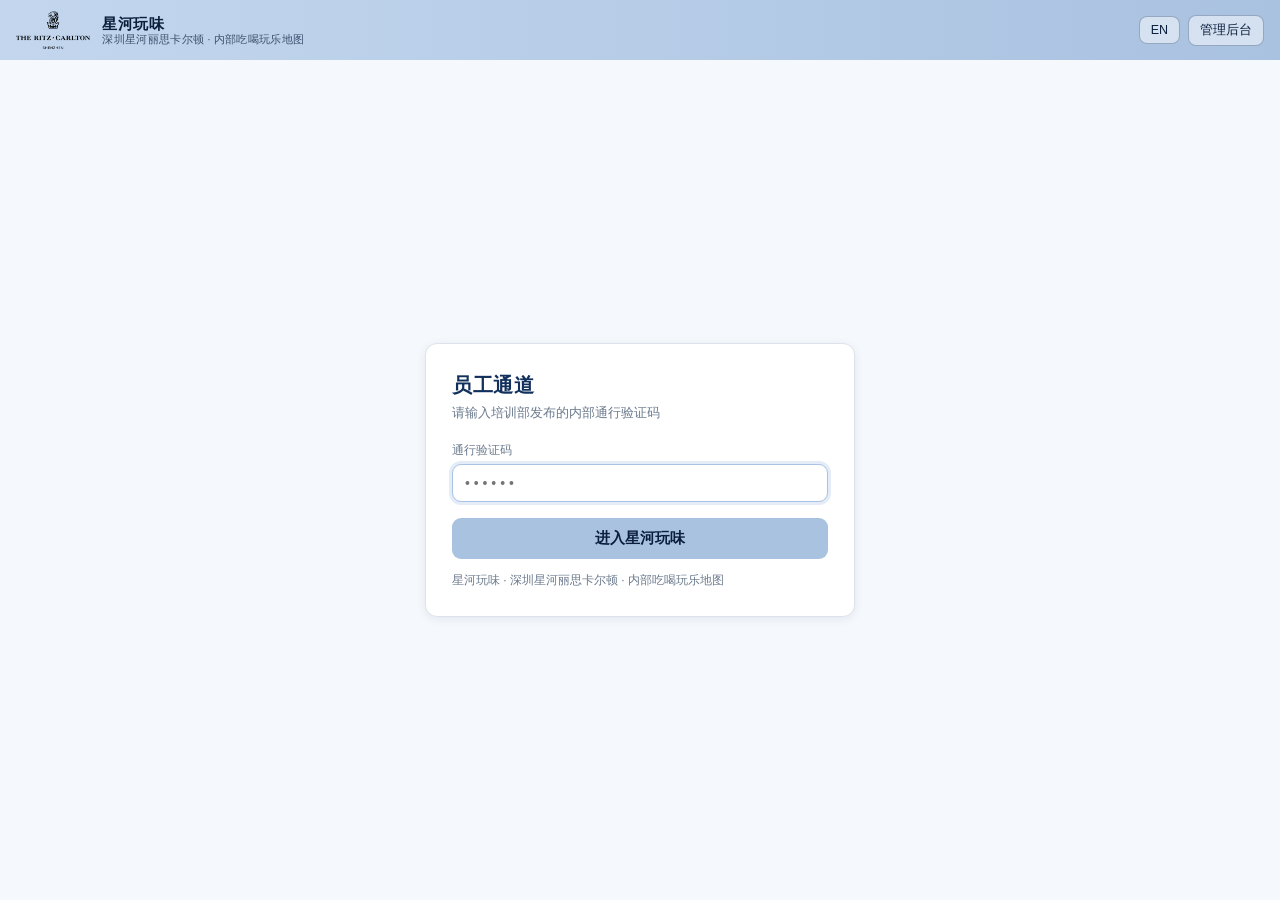
<file: galaxy/index.html>
<!DOCTYPE html>
<html lang="zh-CN">
<head>
<meta charset="utf-8" />
<meta name="viewport" content="width=device-width,initial-scale=1,maximum-scale=1,user-scalable=no,viewport-fit=cover" />
<meta name="theme-color" content="#C3D6EE" />
<title>星河玩味 · Galaxy Guide</title>
<link rel="icon" href="assets/img/logo_icon.png" type="image/png" />
<link rel="stylesheet" href="assets/css/app.css" />
</head>
<body>

<div class="brandbar">
  <img src="assets/img/logo.png" alt="深圳星河丽思卡尔顿酒店" />
  <div class="bt">
    <b id="brName">星河玩味</b>
    <span id="brTag">Galaxy Guide · 内部吃喝玩乐地图</span>
  </div>
  <div class="sp"></div>
  <div class="tool">
    <button class="ghostbtn" id="btnLang">EN</button>
    <button class="ghostbtn" id="btnAdmin">管理后台</button>
  </div>
</div>

<div id="bannerBox"></div>

<!-- 第一道门：通行验证码 -->
<div id="gate" class="centerwrap"></div>

<!-- 第二道门：员工登录 -->
<div id="login" class="centerwrap hidden"></div>

<!-- 主应用 -->
<div id="main" class="hidden">
  <div class="toolbar">
    <div class="searchwrap">
      <input id="q" placeholder="搜索店名 / 地址…" />
      <button class="clr" id="qclr">×</button>
    </div>
    <select class="sel" id="fDist"></select>
    <div class="grow"></div>
    <button class="ghostbtn" id="btnRank">🏆 排行榜</button>
    <button class="ghostbtn" id="btnAdd">＋ 推荐</button>
    <button class="ghostbtn" id="btnMine">👤</button>
  </div>
  <div class="chips" id="catChips"></div>
  <div class="mapstage">
    <div id="map"></div>
    <div class="mapmsg hidden" id="mapMsg"></div>
    <div class="mapbadge hidden" id="mapBadge"></div>
    <div class="legend" id="legend"></div>
    <div class="fabs">
      <button class="fab gold" id="fabAdd" title="推荐新店">＋</button>
      <button class="fab" id="fabRank" title="红黑榜">🏆</button>
    </div>
  </div>
</div>

<!-- 弹层 -->
<div class="sheetmask" id="mask"></div>
<div class="sheet" id="sheet">
  <header>
    <h3 id="sheetTitle"></h3>
    <button class="xbtn" id="sheetX">×</button>
  </header>
  <div class="body" id="sheetBody"></div>
  <div class="foot" id="sheetFoot"></div>
</div>

<div class="toast" id="ggToast"></div>

<script src="assets/js/core.js"></script>
<script src="assets/js/map.js"></script>
<script src="assets/js/auth.js"></script>
<script src="assets/js/app.js"></script>
<script>
(function () {
  var zh = GG.getLang() === 'zh';
  document.documentElement.lang = zh ? 'zh-CN' : 'en';
  document.title = zh ? '星河玩味 · Galaxy Guide' : 'Galaxy Guide · 星河玩味';
  document.getElementById('brName').textContent = zh ? GG.t('app') : GG.t('appEn');
  document.getElementById('brTag').textContent = zh ? GG.t('tagline') : GG.t('taglineEn');
  GG.probe().then(function () {
    return Auth.boot(App.boot);
  });
})();
</script>
</body>
</html>
</file>
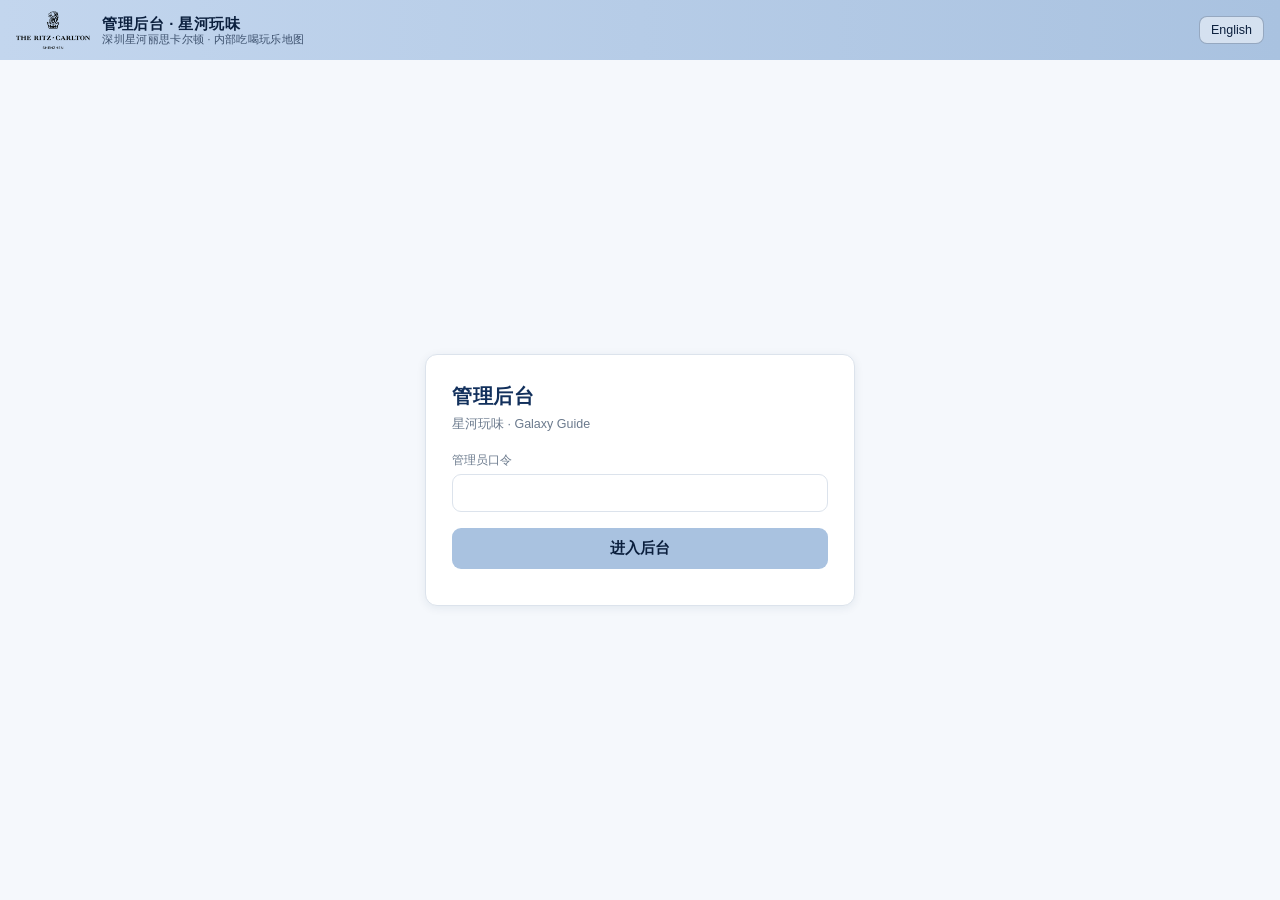
<file: galaxy/admin.html>
<!DOCTYPE html>
<html lang="zh-CN">
<head>
<meta charset="utf-8" />
<meta name="viewport" content="width=device-width,initial-scale=1,viewport-fit=cover" />
<meta name="theme-color" content="#C3D6EE" />
<meta name="robots" content="noindex,nofollow" />
<title>管理后台 · 星河玩味</title>
<link rel="icon" href="assets/img/logo_icon.png" type="image/png" />
<link rel="stylesheet" href="assets/css/app.css" />
</head>
<body>

<div class="brandbar">
  <img src="assets/img/logo.png" alt="深圳星河丽思卡尔顿酒店" />
  <div class="bt">
    <b id="brName">星河玩味 · 管理后台</b>
    <span id="brTag">Galaxy Guide · Admin Console</span>
  </div>
  <div class="sp"></div>
  <div class="tool"><button class="ghostbtn" id="admLang">EN</button></div>
</div>

<div id="admBanner"></div>

<div id="admLoginWrap" class="centerwrap">
  <div class="card">
    <h1 data-i18n="adminTitle">管理后台</h1>
    <p class="sub">星河玩味 · Galaxy Guide</p>
    <label class="fl" data-i18n="adminPwd">管理员口令</label>
    <input class="inp" id="admPwd" type="password" autocomplete="current-password" />
    <button class="btn blue" data-i18n="adminBtn" id="admGo">进入后台</button>
    <div class="err" id="admErr"></div>
  </div>
</div>

<div id="admMain" class="admwrap hidden">
  <nav class="admnav" id="admNav"></nav>
  <main class="admmain" id="admBody"></main>
</div>

<div class="toast" id="ggToast"></div>

<script src="assets/js/core.js"></script>
<script src="assets/js/admin.js"></script>
<script>
(function () {
  var zh = GG.getLang() === 'zh';
  document.documentElement.lang = zh ? 'zh-CN' : 'en';
  document.getElementById('brName').textContent = (zh ? GG.t('adminTitle') + ' · ' + GG.t('app') : 'Admin · ' + GG.t('appEn'));
  document.getElementById('brTag').textContent = zh ? GG.t('tagline') : GG.t('taglineEn');
  document.getElementById('admLang').textContent = GG.t('lang');
  Array.prototype.forEach.call(document.querySelectorAll('[data-i18n]'), function (el) {
    el.textContent = GG.t(el.getAttribute('data-i18n'));
  });
  Adm.boot();
})();
</script>
</body>
</html>
</file>
<file: galaxy/assets/css/app.css>
/* 星河玩味 · Galaxy Guide — Ritz-Carlton Shenzhen internal map */
:root{
  --ritz-blue:#C3D6EE;
  --ritz-blue-1:#DCE8F7;
  --ritz-blue-2:#A9C2E0;
  --navy:#12305C;
  --navy-2:#0B1F3D;
  --ink:#1F2A37;
  --muted:#6B7A8D;
  --line:#DCE3EC;
  --bg:#F5F8FC;
  --card:#FFFFFF;
  --gold:#C9A227;
  --gold-soft:#F6EBC8;
  --up:#E14B4B;      /* 中国习惯：好评/红榜用红 */
  --down:#4F7A5B;    /* 差评/灰榜用灰绿 */
  --grey:#9AA5B1;
  --ok:#219653;
  --warn:#F2994A;
  --danger:#EB5757;
  --shadow:0 2px 10px rgba(18,48,92,.08);
  --shadow-lg:0 10px 34px rgba(18,48,92,.16);
  --r:12px;
}
*{box-sizing:border-box}
html,body{margin:0;padding:0;height:100%}
body{
  font-family:"PingFang SC","Microsoft YaHei","Helvetica Neue",Helvetica,Arial,"Noto Sans SC",sans-serif;
  background:var(--bg);color:var(--ink);font-size:14px;line-height:1.5;-webkit-font-smoothing:antialiased;
}
button{font-family:inherit}
input,select,textarea{font-family:inherit;font-size:14px}
a{color:var(--navy);text-decoration:none}

/* ---------- brand ---------- */
.brandbar{
  height:60px;display:flex;align-items:center;gap:12px;padding:0 16px;
  background:linear-gradient(90deg,var(--ritz-blue),var(--ritz-blue-2));
  color:var(--navy-2);position:sticky;top:0;z-index:60;
}
.brandbar img{height:38px;width:auto;display:block}
.brandbar .bt{display:flex;flex-direction:column;line-height:1.15}
.brandbar .bt b{font-size:15px;letter-spacing:.5px;color:var(--navy-2)}
.brandbar .bt span{font-size:10.5px;opacity:.72;letter-spacing:.3px;color:var(--navy-2)}
.brandbar .sp{flex:1}
.brandbar .tool{display:flex;align-items:center;gap:8px}
.ghostbtn{
  background:rgba(255,255,255,.5);border:1px solid rgba(18,48,92,.32);color:var(--navy-2);
  padding:6px 11px;border-radius:8px;font-size:12.5px;cursor:pointer;white-space:nowrap;
}
.ghostbtn:hover{background:rgba(255,255,255,.8)}
.ghostbtn:disabled{opacity:.4;cursor:not-allowed}

/* ---------- gate / login ---------- */
.centerwrap{min-height:calc(100vh - 60px);min-height:calc(100dvh - 60px);display:flex;align-items:center;justify-content:center;padding:24px}
.card{
  background:var(--card);border:1px solid var(--line);border-radius:var(--r);
  box-shadow:var(--shadow);padding:26px;width:100%;max-width:430px;
}
.card.wide{max-width:760px}
.card h1{margin:0 0 4px;font-size:20px;color:var(--navy);letter-spacing:.5px}
.card .sub{margin:0 0 18px;color:var(--muted);font-size:12.5px}
label.fl{display:block;font-size:12px;color:var(--muted);margin:12px 0 5px}
.inp{
  width:100%;padding:10px 12px;border:1px solid var(--line);border-radius:9px;background:#fff;
  color:var(--ink);outline:none;transition:border .15s,box-shadow .15s;
}
.inp:focus{border-color:var(--ritz-blue-2);box-shadow:0 0 0 3px rgba(195,214,238,.45)}
.btn{
  width:100%;padding:11px;border:0;border-radius:9px;background:var(--navy);color:#fff;
  font-size:14.5px;cursor:pointer;margin-top:16px;transition:background .15s;
}
.btn:hover{background:var(--navy-2)}
.btn.blue{background:var(--ritz-blue-2);color:var(--navy-2);font-weight:600}
.btn.blue:hover{background:var(--ritz-blue)}
.btn.gold{background:var(--gold)}
.btn.line{background:#fff;border:1px solid var(--line);color:var(--ink)}
.btn.sm{width:auto;padding:7px 14px;margin-top:0;font-size:13px}
.btnrow{display:flex;gap:8px;flex-wrap:wrap}
.err{color:var(--danger);font-size:12.5px;margin-top:10px;min-height:0}
.hint{color:var(--muted);font-size:12px;margin-top:12px;line-height:1.6}
.divider{height:1px;background:var(--line);margin:18px 0}
.chkline{display:flex;align-items:flex-start;gap:8px;margin-top:14px;font-size:13px;cursor:pointer}
.chkline input{margin-top:2px}
.linkbtn{background:none;border:0;color:var(--navy);cursor:pointer;font-size:12.5px;text-decoration:underline;padding:0}
.pill{
  display:inline-block;background:var(--ritz-blue-1);color:var(--navy);
  border-radius:999px;padding:3px 10px;font-size:11.5px;font-weight:600;
}

/* ---------- app shell ---------- */
#main{height:calc(100vh - 60px);height:calc(100dvh - 60px);display:flex;flex-direction:column;overflow:hidden}
.toolbar{
  display:flex;align-items:center;gap:8px;padding:8px 12px;background:#fff;
  border-bottom:1px solid var(--line);flex-wrap:wrap;z-index:20;
}
.toolbar .grow{flex:1}
.sel{padding:7px 9px;border:1px solid var(--line);border-radius:8px;background:#fff;color:var(--ink);max-width:160px}
.searchwrap{position:relative;flex:1;min-width:180px;max-width:320px}
.searchwrap input{width:100%;padding:7px 30px 7px 11px;border:1px solid var(--line);border-radius:8px}
.searchwrap .clr{position:absolute;right:6px;top:50%;transform:translateY(-50%);border:0;background:none;cursor:pointer;color:var(--muted);font-size:15px}
.chips{display:flex;gap:6px;overflow-x:auto;padding:0 12px 8px;background:#fff;border-bottom:1px solid var(--line);scrollbar-width:none}
.chips::-webkit-scrollbar{display:none}
.chip{
  border:1px solid var(--line);background:#fff;border-radius:999px;padding:5px 12px;font-size:12.5px;
  cursor:pointer;white-space:nowrap;display:flex;align-items:center;gap:6px;color:var(--ink);
}
.chip .dot{width:9px;height:9px;border-radius:50%;flex:none}
.chip.on{background:var(--navy);color:#fff;border-color:var(--navy)}
.chip.on .dot{box-shadow:0 0 0 2px rgba(255,255,255,.55)}

.mapstage{flex:1;position:relative;background:var(--ritz-blue-1)}
#map{position:absolute;inset:0}
.mapmsg{
  position:absolute;inset:0;display:flex;align-items:center;justify-content:center;flex-direction:column;
  gap:10px;text-align:center;padding:28px;color:var(--navy);
}
.mapmsg .box{background:#fff;border:1px solid var(--line);border-radius:var(--r);padding:22px;max-width:460px;box-shadow:var(--shadow)}

/* floating actions */
.fabs{position:absolute;right:14px;bottom:20px;display:flex;flex-direction:column;gap:10px;z-index:15}
.fab{
  width:52px;height:52px;border-radius:50%;border:0;background:var(--navy);color:#fff;font-size:21px;
  cursor:pointer;box-shadow:var(--shadow-lg);display:flex;align-items:center;justify-content:center;line-height:1;
}
.fab.gold{background:var(--gold)}
.fab.paper{background:#fff;color:var(--navy);border:1px solid var(--line);font-size:19px}
.legend{
  position:absolute;left:12px;bottom:20px;background:rgba(255,255,255,.95);border:1px solid var(--line);
  border-radius:10px;padding:9px 11px;font-size:11.5px;box-shadow:var(--shadow);max-width:210px;z-index:15;
}
.legend b{display:block;margin-bottom:5px;color:var(--navy);font-size:11.5px}
.legend .li{display:flex;align-items:center;gap:6px;margin:3px 0}
.legend .sw{width:12px;height:12px;border-radius:50%;flex:none;border:1px solid rgba(0,0,0,.12)}
.legend .sz{display:flex;align-items:flex-end;gap:5px;margin-top:7px}
.legend .sz i{background:var(--ritz-blue-2);border-radius:50%;display:block}
.mapbadge{
  position:absolute;left:50%;transform:translateX(-50%);top:12px;background:rgba(18,48,92,.86);color:#fff;
  font-size:12px;padding:5px 12px;border-radius:999px;z-index:15;white-space:nowrap;
}

/* ---------- sheet ---------- */
.sheetmask{position:fixed;inset:0;background:rgba(11,31,61,.36);z-index:80;display:none}
.sheetmask.on{display:block}
.sheet{
  position:fixed;left:0;right:0;bottom:0;top:auto;background:var(--card);z-index:90;
  border-radius:16px 16px 0 0;box-shadow:var(--shadow-lg);display:none;flex-direction:column;
  max-height:86vh;
}
.sheet.on{display:flex}
.sheet.full{top:0;border-radius:0;max-height:100vh}
.sheet header{
  display:flex;align-items:center;gap:10px;padding:14px 16px 10px;border-bottom:1px solid var(--line);flex:none;
}
.sheet header h3{margin:0;font-size:16px;color:var(--navy);flex:1;line-height:1.3}
.sheet .body{overflow-y:auto;padding:14px 16px 22px;-webkit-overflow-scrolling:touch}
.sheet .foot{padding:12px 16px;border-top:1px solid var(--line);display:flex;gap:8px;flex:none;background:#fff}
.xbtn{border:0;background:var(--ritz-blue-1);color:var(--navy);width:30px;height:30px;border-radius:50%;cursor:pointer;font-size:16px;line-height:1;flex:none}

/* ---------- place detail ---------- */
.pd-cat{display:inline-flex;align-items:center;gap:6px;border-radius:999px;padding:3px 11px;font-size:12px;font-weight:600}
.pd-title{font-size:19px;font-weight:700;color:var(--navy);margin:8px 0 2px;line-height:1.25}
.pd-en{color:var(--muted);font-size:12.5px;margin-bottom:10px;font-style:italic}
.tier{
  display:inline-flex;align-items:center;gap:5px;border-radius:8px;padding:3px 10px;font-size:12px;font-weight:700;margin-right:6px;
}
.tier.gold{background:var(--gold-soft);color:#8A6D0B;border:1px solid var(--gold)}
.tier.up{background:#FDECEC;color:#B03636;border:1px solid #F3BDBD}
.tier.norm{background:var(--ritz-blue-1);color:var(--navy);border:1px solid var(--ritz-blue-2)}
.tier.watch{background:#FFF6E9;color:#9A6412;border:1px solid #F5D9A8}
.tier.grey{background:#F1F3F5;color:#5B6672;border:1px solid #DDE1E6}
.tier.black{background:#2B3138;color:#fff;border:1px solid #000}
.metarow{color:var(--muted);font-size:12.5px;margin:8px 0;display:flex;flex-wrap:wrap;gap:4px 14px}
.kv{display:flex;gap:8px;margin:9px 0;font-size:13.5px}
.kv .k{color:var(--muted);flex:none;width:74px}
.kv .v{flex:1;color:var(--ink);word-break:break-word}
.reason{background:var(--ritz-blue-1);border-left:3px solid var(--ritz-blue-2);border-radius:8px;padding:10px 12px;margin:10px 0;font-size:13.5px;white-space:pre-wrap}
.audtags{display:flex;flex-wrap:wrap;gap:6px;margin:8px 0}
.audtag{background:var(--ritz-blue-1);color:var(--navy);border-radius:6px;padding:3px 9px;font-size:11.5px}
.votebar{display:flex;align-items:center;gap:10px;margin:14px 0 6px}
.vbtn{
  flex:1;padding:10px;border-radius:10px;border:1px solid var(--line);background:#fff;cursor:pointer;
  font-size:14px;font-weight:600;display:flex;align-items:center;justify-content:center;gap:6px;color:var(--ink);
}
.vbtn .n{font-size:12px;opacity:.7;font-weight:400}
.vbtn.up.on{background:#FDECEC;border-color:#E88;color:#C0392B}
.vbtn.down.on{background:#EEF3F0;border-color:#9BB0A3;color:#3D5A48}
.vbtn:disabled{opacity:.5;cursor:not-allowed}
.notes{border-top:1px solid var(--line);margin-top:14px;padding-top:12px}
.notes h4{margin:0 0 8px;font-size:13px;color:var(--navy)}
.note{background:#FAFBFD;border:1px solid var(--line);border-radius:9px;padding:8px 10px;margin-bottom:7px;font-size:13px}
.note .who{color:var(--muted);font-size:11.5px;margin-bottom:3px;display:flex;justify-content:space-between}
.notebox{display:flex;gap:8px;margin-top:10px}
.notebox input{flex:1;padding:9px 11px;border:1px solid var(--line);border-radius:9px}
.notebox button{padding:9px 15px;border:0;border-radius:9px;background:var(--navy);color:#fff;cursor:pointer}

/* ---------- rank list ---------- */
.rankrow{display:flex;gap:10px;align-items:flex-start;padding:11px 0;border-bottom:1px solid var(--line)}
.rankrow:last-child{border-bottom:0}
.rkno{
  width:26px;height:26px;border-radius:50%;flex:none;display:flex;align-items:center;justify-content:center;
  font-size:12.5px;font-weight:700;background:var(--ritz-blue-1);color:var(--navy);
}
.rkno.top{background:var(--gold);color:#fff}
.rkmain{flex:1;min-width:0}
.rkname{font-size:14.5px;font-weight:600;color:var(--navy);display:flex;align-items:center;gap:6px;flex-wrap:wrap}
.rkmeta{color:var(--muted);font-size:12px;margin-top:3px}
.rkscore{text-align:right;flex:none}
.rkscore b{font-size:16px;color:var(--up)}
.rkscore.bad b{color:var(--down)}
.rkscore span{display:block;font-size:11px;color:var(--muted)}
.tabbar{display:flex;gap:6px;padding:10px 16px 0;flex:none}
.tabbar .tb{
  flex:1;padding:9px;border:1px solid var(--line);border-radius:9px 9px 0 0;background:#F3F6FA;cursor:pointer;
  font-size:13.5px;color:var(--muted);font-weight:600;
}
.tabbar .tb.on{background:#fff;color:var(--navy);border-bottom-color:#fff}

/* ---------- forms ---------- */
.grid2{display:grid;grid-template-columns:1fr 1fr;gap:0 12px}
@media (max-width:520px){.grid2{grid-template-columns:1fr}}
.fld{margin:10px 0}
.fld label{display:block;font-size:12px;color:var(--muted);margin-bottom:4px}
.fld input,.fld select,.fld textarea{width:100%;padding:9px 11px;border:1px solid var(--line);border-radius:9px;background:#fff;color:var(--ink)}
.fld textarea{min-height:74px;resize:vertical}
.req{color:var(--danger)}
.multi{display:flex;flex-wrap:wrap;gap:7px}
.multi .m{
  border:1px solid var(--line);border-radius:8px;padding:6px 11px;font-size:12.5px;cursor:pointer;background:#fff;color:var(--ink);
}
.multi .m.on{background:var(--navy);color:#fff;border-color:var(--navy)}
.pickbar{
  display:flex;align-items:center;gap:8px;background:var(--ritz-blue-1);border:1px dashed var(--ritz-blue-2);
  border-radius:9px;padding:9px 11px;font-size:12.5px;color:var(--navy);margin:6px 0;
}
.pickbar b{font-variant-numeric:tabular-nums}
.minimap{height:190px;width:100%;border:1px solid var(--line);border-radius:10px;overflow:hidden;background:var(--ritz-blue-1)}

/* ---------- admin ---------- */
.admwrap{display:flex;min-height:calc(100vh - 60px);min-height:calc(100dvh - 60px)}
.admnav{width:190px;background:#fff;border-right:1px solid var(--line);padding:14px 10px;flex:none}
.admnav .ni{
  display:block;width:100%;text-align:left;padding:9px 12px;border:0;background:none;border-radius:9px;
  cursor:pointer;font-size:13.5px;color:var(--ink);margin-bottom:3px;
}
.admnav .ni.on{background:var(--ritz-blue-1);color:var(--navy);font-weight:600}
.admnav .ni:hover{background:var(--bg)}
.admmain{flex:1;padding:18px 22px;overflow:auto;min-width:0}
.admmain h2{margin:0 0 4px;font-size:18px;color:var(--navy)}
.admmain .dsc{color:var(--muted);font-size:12.5px;margin-bottom:14px}
.panel{background:#fff;border:1px solid var(--line);border-radius:var(--r);padding:16px;margin-bottom:16px;box-shadow:var(--shadow)}
.panel h3{margin:0 0 12px;font-size:14.5px;color:var(--navy)}
.tbl{width:100%;border-collapse:collapse;font-size:13px}
.tbl th{text-align:left;padding:8px 9px;background:var(--ritz-blue-1);color:var(--navy);font-size:12px;font-weight:600;white-space:nowrap}
.tbl td{padding:8px 9px;border-bottom:1px solid var(--line);vertical-align:top}
.tbl tr:hover td{background:#FAFCFF}
.mini{border:0;border-radius:7px;padding:5px 10px;font-size:12px;cursor:pointer;white-space:nowrap}
.mini.ok{background:var(--ok);color:#fff}
.mini.no{background:var(--danger);color:#fff}
.mini.gh{background:#fff;border:1px solid var(--line);color:var(--ink)}
.mini.bl{background:var(--navy);color:#fff}
.mini:disabled{opacity:.4;cursor:not-allowed}
.status{display:inline-block;border-radius:6px;padding:2px 8px;font-size:11.5px;font-weight:600}
.status.pending{background:#FFF6E9;color:#9A6412}
.status.approved{background:#E7F6EE;color:#1B7A47}
.status.rejected{background:#FDECEC;color:#B03636}
.status.off{background:#F1F3F5;color:#5B6672}
.statgrid{display:grid;grid-template-columns:repeat(auto-fit,minmax(120px,1fr));gap:12px}
.stat{background:var(--ritz-blue-1);border-radius:10px;padding:12px}
.stat b{display:block;font-size:22px;color:var(--navy);line-height:1.2}
.stat span{font-size:11.5px;color:var(--muted)}
.mono{font-family:ui-monospace,Consolas,Menlo,monospace;font-size:12px}
textarea.code{width:100%;min-height:190px;font-family:ui-monospace,Consolas,Menlo,monospace;font-size:12px;padding:10px;border:1px solid var(--line);border-radius:9px;resize:vertical}
.catline{display:flex;align-items:center;gap:8px;padding:6px 0;border-bottom:1px solid var(--line);flex-wrap:wrap}
.catline input[type=color]{width:34px;height:28px;border:1px solid var(--line);border-radius:6px;padding:1px;background:#fff}
.catline input[type=text]{padding:6px 9px;border:1px solid var(--line);border-radius:7px;min-width:110px}

/* ---------- misc ---------- */
.toast{
  position:fixed;left:50%;transform:translateX(-50%);bottom:36px;background:var(--navy);color:#fff;
  padding:10px 18px;border-radius:999px;font-size:13px;z-index:200;box-shadow:var(--shadow-lg);opacity:0;
  transition:opacity .22s,transform .22s;pointer-events:none;max-width:80vw;text-align:center;
}
.toast.on{opacity:1;transform:translateX(-50%) translateY(-6px)}
.banner{
  background:#FFF6E9;border:1px solid #F5D9A8;color:#8A5A08;border-radius:9px;
  padding:9px 12px;font-size:12.5px;margin:10px 16px 0;
}
.empty{text-align:center;color:var(--muted);padding:34px 12px;font-size:13px}
.nowrap{white-space:nowrap}
.rowline{display:flex;gap:8px;align-items:center;flex-wrap:wrap}
.mt8{margin-top:8px}.mt14{margin-top:14px}.mb8{margin-bottom:8px}.mb14{margin-bottom:14px}
.hidden{display:none !important}
.spin{display:inline-block;width:14px;height:14px;border:2px solid rgba(255,255,255,.35);border-top-color:#fff;border-radius:50%;animation:sp .7s linear infinite;vertical-align:-2px}
@keyframes sp{to{transform:rotate(360deg)}}
@media (max-width:760px){
  .admwrap{flex-direction:column}
  .admnav{width:auto;border-right:0;border-bottom:1px solid var(--line);display:flex;overflow-x:auto}
  .admnav .ni{margin-bottom:0;margin-right:6px;white-space:nowrap;width:auto}
  .admmain{padding:14px}
  .legend{display:none}
}
/* ---------- 手机端适配 ---------- */
@media (max-width:600px){
  .brandbar{height:52px;padding:0 10px;gap:8px}
  .brandbar img{height:30px}
  .brandbar .bt span{display:none}
  .brandbar .bt b{font-size:13.5px}
  .ghostbtn{padding:5px 9px;font-size:12px}
  #main{height:calc(100vh - 52px);height:calc(100dvh - 52px)}
  .centerwrap{min-height:calc(100vh - 52px);min-height:calc(100dvh - 52px);padding:16px}
  .card{padding:20px 18px}
  .toolbar{padding:6px 8px;gap:6px}
  .searchwrap{flex-basis:100%;max-width:none;order:-1}
  .sel{max-width:44vw;flex:1}
  .toolbar .ghostbtn{flex:none}
  .fabs{right:10px;bottom:calc(14px + env(safe-area-inset-bottom,0px))}
  .fab{width:46px;height:46px;font-size:19px}
  .legend{display:none}
  .sheet{max-height:92vh;max-height:92dvh}
  .sheet .body{padding:12px 14px 20px}
  .sheet .foot{padding:10px 14px}
  .panel{overflow-x:auto}
  .mapmsg .box{max-width:88vw;padding:16px}
  .toast{bottom:calc(24px + env(safe-area-inset-bottom,0px))}
  .pd-title{font-size:17px}
  .votebar{gap:8px}
  .tabbar .tb{font-size:12.5px;padding:8px}
}

/* ---------- 区块 / 必点 / 照片 / 积分 ---------- */
.blk{border:1px solid var(--line);border-radius:12px;padding:12px 12px 10px;margin:12px 0;background:#FCFDFF}
.blk h4{margin:0 0 8px;font-size:13.5px;color:var(--navy)}
.locblk{background:linear-gradient(180deg,#F4F8FD,#fff);border-color:var(--ritz-blue)}
.addrow{display:flex;gap:8px;align-items:center;flex-wrap:wrap;margin-top:8px}
.addrow input{flex:1;min-width:110px;padding:9px 11px;border:1px solid var(--line);border-radius:9px;background:#fff;color:var(--ink);font-size:13px}
.mapwrap{position:relative;margin-top:10px}
.mapwrap .cross{position:absolute;left:50%;top:50%;transform:translate(-50%,-50%);pointer-events:none;
  font-size:24px;line-height:1;color:var(--danger);font-weight:700;text-shadow:0 0 3px #fff,0 0 6px #fff}
.mapwrap .dragcover{position:absolute;left:0;top:0;right:0;bottom:0;z-index:4;cursor:grab;touch-action:none}
.mapwrap .dragcover:active{cursor:grabbing}
.mapfall{height:100%;display:flex;flex-direction:column;align-items:center;justify-content:center;text-align:center;
  padding:12px;color:var(--muted);font-size:12px;line-height:1.7}
.apptag{display:inline-block;background:#F2C94C;color:#6B4E00;font-size:10.5px;padding:1px 7px;border-radius:99px}
.starlist{display:flex;flex-direction:column;gap:6px}
.staritem{display:flex;gap:10px;align-items:flex-start;background:#fff;border:1px solid var(--line);
  border-radius:8px;padding:7px 10px;font-size:13px}
.staritem>span:first-child{flex:1;line-height:1.5}
.staritem .src{color:var(--muted);font-size:11px;flex:none}
.phgrid{display:grid;grid-template-columns:repeat(3,1fr);gap:7px}
.phthumb{position:relative;border-radius:9px;overflow:hidden;background:#E7EDF5;aspect-ratio:1/1}
.phthumb img{width:100%;height:100%;object-fit:cover;display:block;cursor:zoom-in}
.phthumb .pkind{position:absolute;left:4px;bottom:4px;background:rgba(11,31,61,.72);color:#fff;
  font-size:10px;padding:1px 5px;border-radius:5px;cursor:pointer}
.phthumb .pdel{position:absolute;right:3px;top:3px;width:20px;height:20px;border-radius:50%;
  background:rgba(255,255,255,.92);color:var(--danger);display:flex;align-items:center;justify-content:center;
  font-size:12px;cursor:pointer;line-height:1}
.bigphoto{width:100%;border-radius:10px;display:block}
.helperbox{border:1px dashed var(--ritz-blue);background:#F7FAFF;border-radius:11px;padding:10px 12px;margin:12px 0}
.helperbox b{font-size:13px;color:var(--navy)}
.ptsbox{border:1px solid var(--ritz-blue);background:linear-gradient(180deg,#EEF4FC,#fff);border-radius:12px;padding:12px;margin:14px 0}
.ptsbox .ptstop{display:flex;justify-content:space-between;align-items:center;font-size:13px;color:var(--navy)}
.ptsbox .ptstop b{font-size:19px;color:var(--ok)}
.ptsdetail{margin-bottom:14px}
.ptsdetail .pdrow{display:flex;gap:10px;align-items:flex-start;padding:8px 0;border-bottom:1px dashed var(--line)}
.ptsdetail .pdl{flex:1;min-width:0;font-size:13px}
.ptsdetail .pdl .rkmeta{font-size:11px;line-height:1.6}
.ptsdetail .pdp{flex:none;font-weight:700;color:var(--ok)}
.ptsdetail .pdp.neg{color:var(--danger)}
.ptschip{display:inline-block;background:#fff;border:1px solid var(--line);border-radius:99px;
  padding:1px 8px;margin:0 4px 4px 0;font-size:11px;color:var(--muted)}
.mypoints{display:flex;align-items:baseline;gap:8px;background:linear-gradient(90deg,var(--ritz-blue),#EEF4FC);
  border-radius:11px;padding:11px 14px;margin-bottom:12px}
.mypoints span{font-size:12.5px;color:var(--navy)}
.mypoints b{font-size:26px;color:var(--navy);line-height:1}
.mypoints i{font-style:normal;font-size:12px;color:var(--muted)}
.ptsboard{margin-top:6px}
.ptsrow{display:flex;align-items:center;gap:10px;padding:10px 8px;border-bottom:1px solid var(--line);border-radius:9px}
.ptsrow.me{background:#F3F8FF}
.ptsrow .pno{width:30px;flex:none;text-align:center;font-size:15px;color:var(--muted)}
.ptsrow .pno.medal{font-size:20px}
.ptsrow .pno.crown{font-size:22px}
.ptsrow .pmain{flex:1;min-width:0}
.ptsrow .pname{font-size:14px;font-weight:600;color:var(--ink)}
.ptsrow .ppts{flex:none;text-align:right}
.ptsrow .ppts b{font-size:17px;color:var(--navy)}
.ptsrow .ppts span{font-size:11px;color:var(--muted);margin-left:2px}
.mtag{display:inline-block;background:#C9A227;color:#fff;font-size:10.5px;padding:1px 7px;border-radius:99px}
.tabbar.small{padding:0;gap:6px}
.tabbar.small .tb{border-radius:8px;font-size:12px;padding:5px 9px;flex:none}
/* ---------- 地图自动带入 / 折叠区 / 提交确认 ---------- */
.locstat{margin-top:8px;font-size:12px;line-height:1.6;color:var(--navy);
  background:#fff;border:1px dashed var(--ritz-blue);border-radius:9px;padding:7px 10px;word-break:break-all}
.autoblk{background:#F6FAFF}
.autohd{display:flex;align-items:center;gap:7px;cursor:pointer;font-size:13.5px;color:var(--navy);
  user-select:none;padding:2px 0}
.autodot{flex:none}
.autosum{flex:1;min-width:0;font-weight:400;font-size:12px;color:var(--muted);
  overflow:hidden;text-overflow:ellipsis;white-space:nowrap}
.autotog{flex:none;font-size:12px;color:var(--ok);border-bottom:1px dashed currentColor}
.autobody{margin-top:10px;padding-top:10px;border-top:1px dashed var(--line)}
.autobody.hide,.autobody.hide{display:none}
.autoblk .fld{margin-bottom:8px}
.poicard{margin-top:10px;background:#fff;border:1px solid var(--ok);border-radius:10px;padding:9px 11px}
.poicard .pohd{font-size:12px;color:var(--ok);margin-bottom:5px}
.poicard .poline{font-size:12.5px;line-height:1.65;word-break:break-all}
.poicard .pook b{font-size:14px;color:var(--ink)}
.poicard .poacts{display:flex;gap:14px;margin-top:7px;font-size:12px;color:var(--ok);cursor:pointer}
.poicard .poacts span{border-bottom:1px dashed currentColor}
.cfmbox{border:1px solid var(--ritz-blue);background:#F7FAFF;border-radius:12px;padding:12px;margin:12px 0}
.cfmbox h4{margin:0 0 6px;font-size:13.5px;color:var(--navy)}
.cfmline{display:flex;gap:10px;align-items:flex-start;padding:7px 0;border-bottom:1px dashed var(--line);font-size:13px}
.cfmline:last-child{border-bottom:0}
.cfmline .cfmk{flex:none;width:64px;color:var(--muted);font-size:12px}
.cfmval{flex:1;min-width:0;word-break:break-all;line-height:1.55}
.cfmsrc{display:inline-block;font-size:10px;color:#fff;background:var(--ok);border-radius:99px;padding:1px 6px;margin-left:5px}
.cfmsrc.self{background:var(--muted)}
@media (max-width:600px){
  .phgrid{gap:6px}
  .addrow input{min-width:0;flex:1 1 100%}
  .addrow button{flex:none}
  .autosum{white-space:normal;line-height:1.5}
  .cfmline .cfmk{width:56px}
}
</file>
